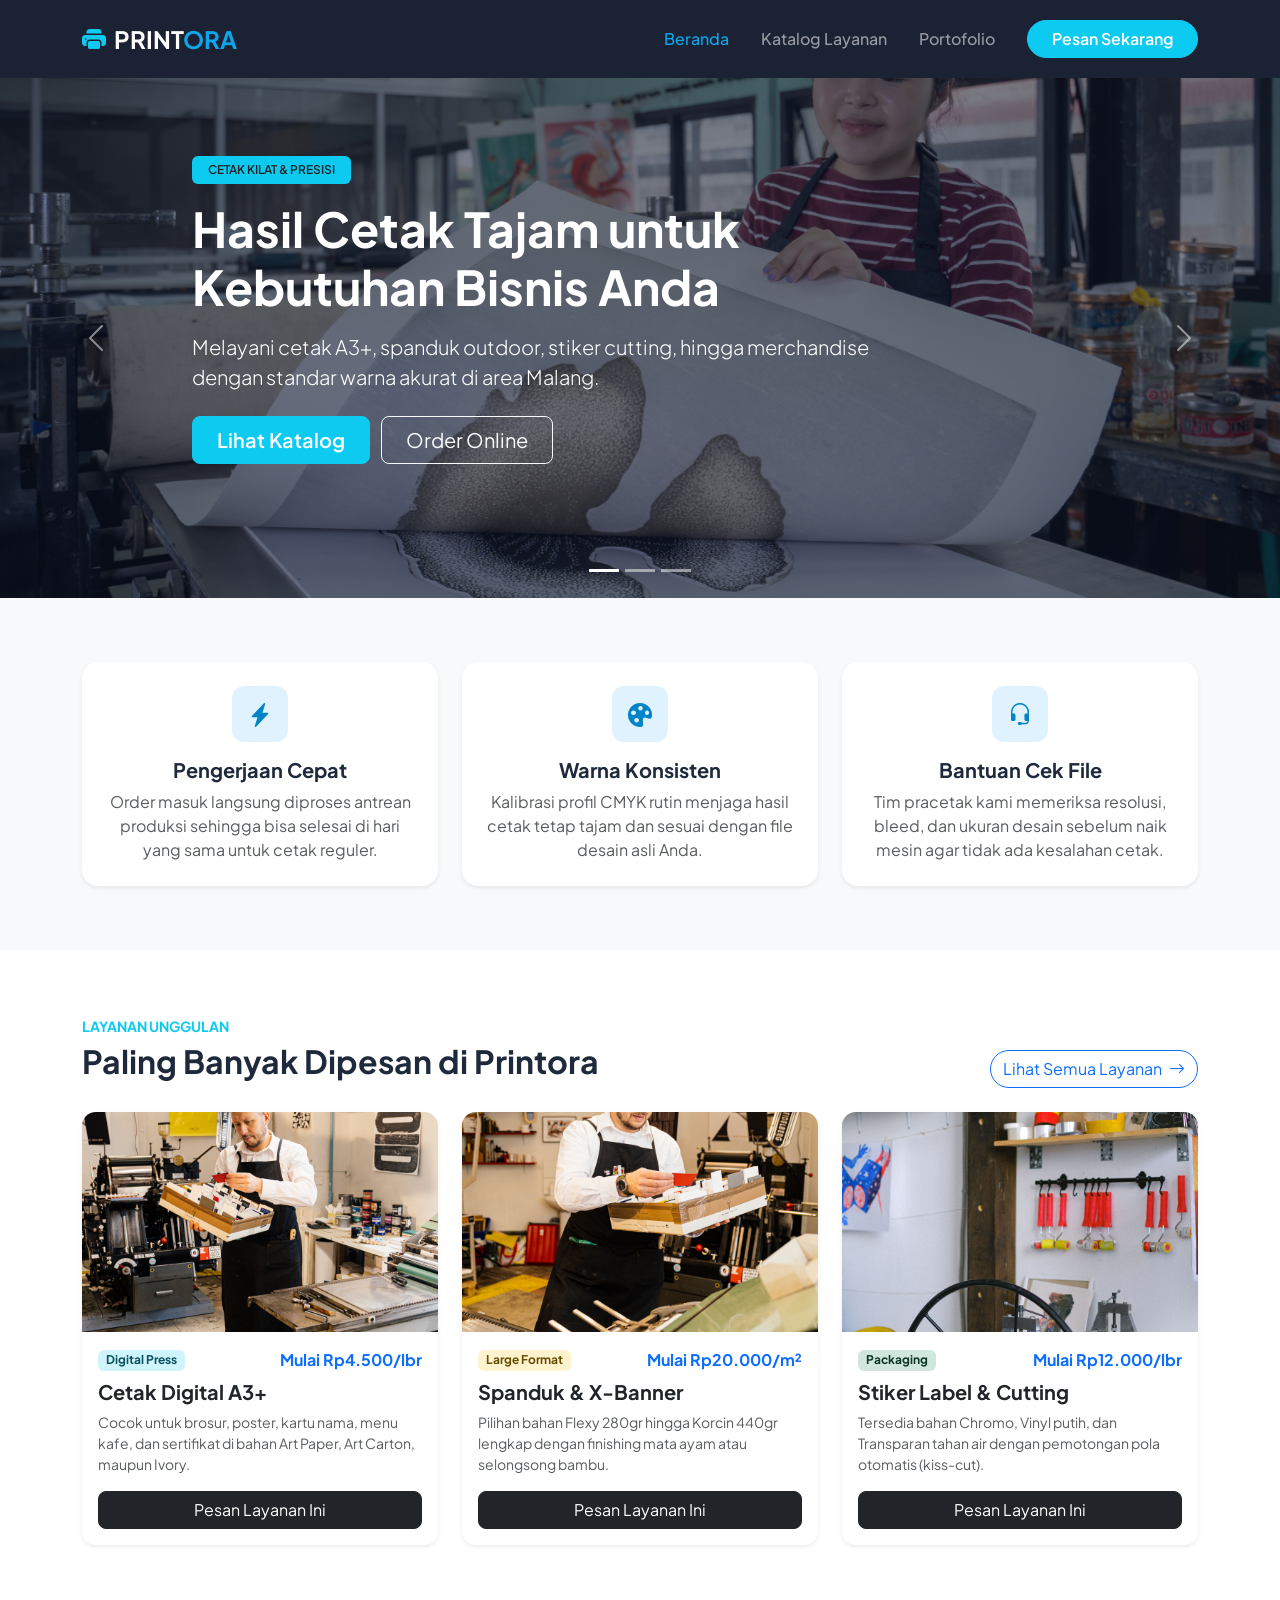
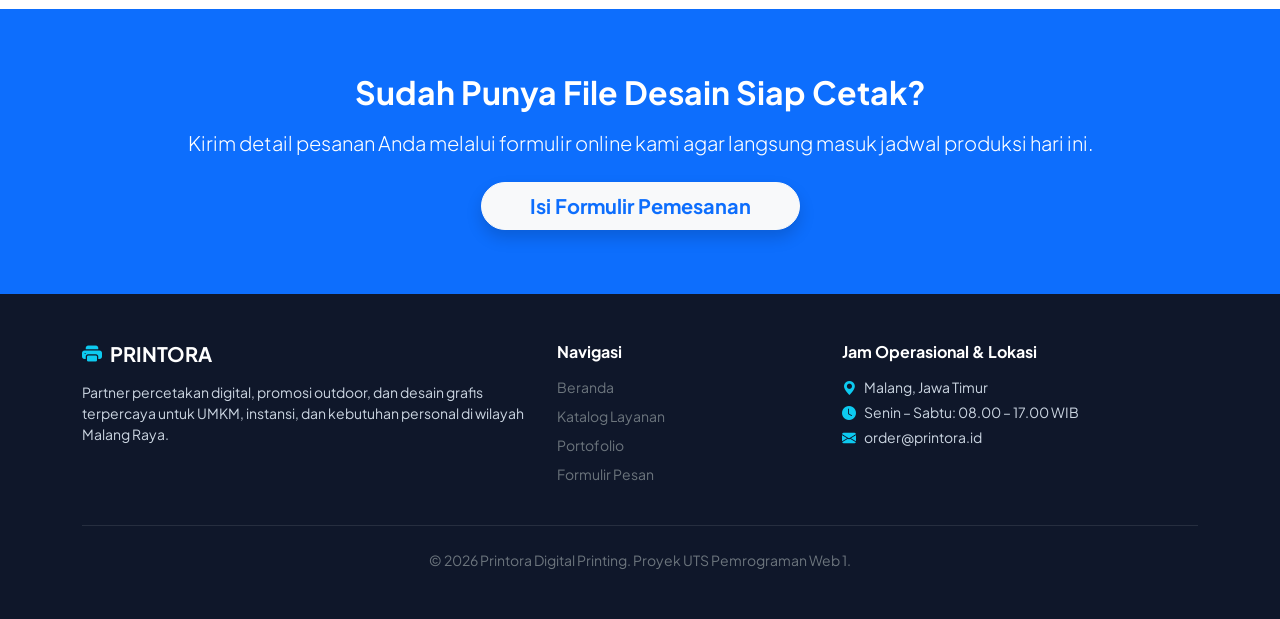
<file: index.html>
<!DOCTYPE html>
<html lang="id">
<head>
  <meta charset="UTF-8">
  <meta name="viewport" content="width=device-width, initial-scale=1.0">
  <title>Printora — Solusi Cetak Digital & Desain Grafis Malang</title>
  <!-- Bootstrap 5 CSS -->
  <link href="https://cdn.jsdelivr.net/npm/bootstrap@5.3.3/dist/css/bootstrap.min.css" rel="stylesheet">
  <!-- Bootstrap Icons -->
  <link rel="stylesheet" href="https://cdn.jsdelivr.net/npm/bootstrap-icons@1.11.3/font/bootstrap-icons.min.css">
  <!-- Custom CSS -->
  <link rel="stylesheet" href="css/style.css">
</head>
<body>

  <!-- 1. NAV MENU -->
  <nav class="navbar navbar-expand-lg navbar-dark sticky-top py-3">
    <div class="container">
      <a class="navbar-brand fw-bold fs-4" href="index.html">
        <i class="bi bi-printer-fill text-info me-2"></i>PRINT<span>ORA</span>
      </a>
      <button class="navbar-toggler" type="button" data-bs-toggle="collapse" data-bs-target="#navbarNav">
        <span class="navbar-toggler-icon"></span>
      </button>
      <div class="collapse navbar-collapse" id="navbarNav">
        <ul class="navbar-nav ms-auto align-items-lg-center gap-lg-3">
          <li class="nav-item">
            <a class="nav-link active" href="index.html">Beranda</a>
          </li>
          <li class="nav-item">
            <a class="nav-link" href="katalog.html">Katalog Layanan</a>
          </li>
          <li class="nav-item">
            <a class="nav-link" href="portofolio.html">Portofolio</a>
          </li>
          <li class="nav-item ms-lg-2 mt-2 mt-lg-0">
            <a class="btn btn-info text-white fw-semibold px-4 rounded-pill" href="pesan.html">
              Pesan Sekarang
            </a>
          </li>
        </ul>
      </div>
    </div>
  </nav>

  <!-- 2. CAROUSEL -->
  <header id="heroCarousel" class="carousel slide carousel-fade" data-bs-ride="carousel">
    <div class="carousel-indicators">
      <button type="button" data-bs-target="#heroCarousel" data-bs-slide-to="0" class="active"></button>
      <button type="button" data-bs-target="#heroCarousel" data-bs-slide-to="1"></button>
      <button type="button" data-bs-target="#heroCarousel" data-bs-slide-to="2"></button>
    </div>

    <div class="carousel-inner">
      <!-- Slide 1 -->
      <div class="carousel-item active">
        <img src="assets/img/slide-1.jpg" class="d-block w-100" alt="Mesin Cetak Digital Printora">
        <div class="container">
          <div class="carousel-caption">
            <span class="badge bg-info text-dark fw-semibold mb-3 px-3 py-2">CETAK KILAT & PRESISI</span>
            <h1 class="display-5 fw-bold mb-3">Hasil Cetak Tajam untuk Kebutuhan Bisnis Anda</h1>
            <p class="lead mb-4">Melayani cetak A3+, spanduk outdoor, stiker cutting, hingga merchandise dengan standar warna akurat di area Malang.</p>
            <a href="katalog.html" class="btn btn-info text-white btn-lg fw-semibold px-4 me-2">Lihat Katalog</a>
            <a href="pesan.html" class="btn btn-outline-light btn-lg px-4">Order Online</a>
          </div>
        </div>
      </div>

      <!-- Slide 2 -->
      <div class="carousel-item">
        <img src="assets/img/slide-2.jpg" class="d-block w-100" alt="Cetak Banner dan Spanduk Outdoor">
        <div class="container">
          <div class="carousel-caption">
            <span class="badge bg-warning text-dark fw-semibold mb-3 px-3 py-2">PROMO UMKM MALANG</span>
            <h1 class="display-5 fw-bold mb-3">Cetak Banner & Spanduk Tahan Cuaca</h1>
            <p class="lead mb-4">Menggunakan tinta solvent berkualitas tinggi agar media promosi toko dan event Anda awet di luar ruangan.</p>
            <a href="pesan.html" class="btn btn-warning text-dark btn-lg fw-semibold px-4">Hitung & Pesan</a>
          </div>
        </div>
      </div>

      <!-- Slide 3 -->
      <div class="carousel-item">
        <img src="assets/img/slide-3.jpg" class="d-block w-100" alt="Layanan Cutting Stiker Kemasan">
        <div class="container">
          <div class="carousel-caption">
            <span class="badge bg-light text-dark fw-semibold mb-3 px-3 py-2">STIKER & PACKAGING</span>
            <h1 class="display-5 fw-bold mb-3">Cutting Stiker Label Produk Rapi & Siap Tempel</h1>
            <p class="lead mb-4">Potongan kiss-cut dan die-cut presisi untuk label botol, makanan, dan kemasan produk tanpa minimal order besar.</p>
            <a href="portofolio.html" class="btn btn-info text-white btn-lg fw-semibold px-4">Lihat Hasil Cetak</a>
          </div>
        </div>
      </div>
    </div>

    <button class="carousel-control-prev" type="button" data-bs-target="#heroCarousel" data-bs-slide="prev">
      <span class="carousel-control-prev-icon"></span>
      <span class="visually-hidden">Sebelumnya</span>
    </button>
    <button class="carousel-control-next" type="button" data-bs-target="#heroCarousel" data-bs-slide="next">
      <span class="carousel-control-next-icon"></span>
      <span class="visually-hidden">Berikutnya</span>
    </button>
  </header>

  <!-- KEUNGGULAN -->
  <section class="py-5 bg-light">
    <div class="container py-3">
      <div class="row g-4 text-center">
        <div class="col-md-4">
          <div class="p-4 bg-white rounded-4 shadow-sm h-100">
            <div class="feature-icon mb-3"><i class="bi bi-lightning-charge-fill"></i></div>
            <h5 class="fw-bold">Pengerjaan Cepat</h5>
            <p class="text-muted mb-0">Order masuk langsung diproses antrean produksi sehingga bisa selesai di hari yang sama untuk cetak reguler.</p>
          </div>
        </div>
        <div class="col-md-4">
          <div class="p-4 bg-white rounded-4 shadow-sm h-100">
            <div class="feature-icon mb-3"><i class="bi bi-palette-fill"></i></div>
            <h5 class="fw-bold">Warna Konsisten</h5>
            <p class="text-muted mb-0">Kalibrasi profil CMYK rutin menjaga hasil cetak tetap tajam dan sesuai dengan file desain asli Anda.</p>
          </div>
        </div>
        <div class="col-md-4">
          <div class="p-4 bg-white rounded-4 shadow-sm h-100">
            <div class="feature-icon mb-3"><i class="bi bi-headset"></i></div>
            <h5 class="fw-bold">Bantuan Cek File</h5>
            <p class="text-muted mb-0">Tim pracetak kami memeriksa resolusi, bleed, dan ukuran desain sebelum naik mesin agar tidak ada kesalahan cetak.</p>
          </div>
        </div>
      </div>
    </div>
  </section>

  <!-- 3. CARD LAYANAN UNGGULAN -->
  <section class="py-5">
    <div class="container py-3">
      <div class="d-flex flex-column flex-md-row justify-content-between align-items-md-end mb-4">
        <div>
          <span class="text-info fw-bold text-uppercase small">Layanan Unggulan</span>
          <h2 class="fw-bold mt-1">Paling Banyak Dipesan di Printora</h2>
        </div>
        <a href="katalog.html" class="btn btn-outline-primary rounded-pill mt-3 mt-md-0">
          Lihat Semua Layanan <i class="bi bi-arrow-right ms-1"></i>
        </a>
      </div>

      <div class="row g-4">
        <!-- Card 1 -->
        <div class="col-md-6 col-lg-4">
          <div class="card service-card shadow-sm h-100">
            <img src="assets/img/produk-a3.jpg" class="card-img-top" alt="Cetak Digital A3+">
            <div class="card-body d-flex flex-column">
              <div class="d-flex justify-content-between align-items-center mb-2">
                <span class="badge bg-info-subtle text-info-emphasis">Digital Press</span>
                <span class="fw-bold text-primary">Mulai Rp4.500/lbr</span>
              </div>
              <h5 class="card-title fw-bold">Cetak Digital A3+</h5>
              <p class="card-text text-muted small">Cocok untuk brosur, poster, kartu nama, menu kafe, dan sertifikat di bahan Art Paper, Art Carton, maupun Ivory.</p>
              <a href="pesan.html" class="btn btn-dark w-100 mt-auto rounded-3">Pesan Layanan Ini</a>
            </div>
          </div>
        </div>

        <!-- Card 2 -->
        <div class="col-md-6 col-lg-4">
          <div class="card service-card shadow-sm h-100">
            <img src="assets/img/produk-banner.jpg" class="card-img-top" alt="Cetak Banner Outdoor">
            <div class="card-body d-flex flex-column">
              <div class="d-flex justify-content-between align-items-center mb-2">
                <span class="badge bg-warning-subtle text-warning-emphasis">Large Format</span>
                <span class="fw-bold text-primary">Mulai Rp20.000/m²</span>
              </div>
              <h5 class="card-title fw-bold">Spanduk & X-Banner</h5>
              <p class="card-text text-muted small">Pilihan bahan Flexy 280gr hingga Korcin 440gr lengkap dengan finishing mata ayam atau selongsong bambu.</p>
              <a href="pesan.html" class="btn btn-dark w-100 mt-auto rounded-3">Pesan Layanan Ini</a>
            </div>
          </div>
        </div>

        <!-- Card 3 -->
        <div class="col-md-6 col-lg-4">
          <div class="card service-card shadow-sm h-100">
            <img src="assets/img/produk-stiker.jpg" class="card-img-top" alt="Cutting Stiker Kemasan">
            <div class="card-body d-flex flex-column">
              <div class="d-flex justify-content-between align-items-center mb-2">
                <span class="badge bg-success-subtle text-success-emphasis">Packaging</span>
                <span class="fw-bold text-primary">Mulai Rp12.000/lbr</span>
              </div>
              <h5 class="card-title fw-bold">Stiker Label & Cutting</h5>
              <p class="card-text text-muted small">Tersedia bahan Chromo, Vinyl putih, dan Transparan tahan air dengan pemotongan pola otomatis (kiss-cut).</p>
              <a href="pesan.html" class="btn btn-dark w-100 mt-auto rounded-3">Pesan Layanan Ini</a>
            </div>
          </div>
        </div>
      </div>
    </div>
  </section>

  <!-- CTA BANNER -->
  <section class="py-5 bg-primary text-white">
    <div class="container text-center py-3">
      <h2 class="fw-bold mb-3">Sudah Punya File Desain Siap Cetak?</h2>
      <p class="lead mb-4">Kirim detail pesanan Anda melalui formulir online kami agar langsung masuk jadwal produksi hari ini.</p>
      <a href="pesan.html" class="btn btn-light text-primary fw-bold btn-lg px-5 rounded-pill shadow">
        Isi Formulir Pemesanan
      </a>
    </div>
  </section>

  <!-- FOOTER -->
  <footer class="py-5">
    <div class="container">
      <div class="row g-4">
        <div class="col-lg-5">
          <h5 class="fw-bold text-white mb-3"><i class="bi bi-printer-fill text-info me-2"></i>PRINTORA</h5>
          <p class="small">Partner percetakan digital, promosi outdoor, dan desain grafis terpercaya untuk UMKM, instansi, dan kebutuhan personal di wilayah Malang Raya.</p>
        </div>
        <div class="col-6 col-lg-3">
          <h6 class="fw-bold text-white mb-3">Navigasi</h6>
          <ul class="list-unstyled small">
            <li class="mb-2"><a href="index.html" class="text-decoration-none text-secondary">Beranda</a></li>
            <li class="mb-2"><a href="katalog.html" class="text-decoration-none text-secondary">Katalog Layanan</a></li>
            <li class="mb-2"><a href="portofolio.html" class="text-decoration-none text-secondary">Portofolio</a></li>
            <li><a href="pesan.html" class="text-decoration-none text-secondary">Formulir Pesan</a></li>
          </ul>
        </div>
        <div class="col-6 col-lg-4">
          <h6 class="fw-bold text-white mb-3">Jam Operasional & Lokasi</h6>
          <p class="small mb-1"><i class="bi bi-geo-alt-fill text-info me-2"></i>Malang, Jawa Timur</p>
          <p class="small mb-1"><i class="bi bi-clock-fill text-info me-2"></i>Senin – Sabtu: 08.00 – 17.00 WIB</p>
          <p class="small mb-0"><i class="bi bi-envelope-fill text-info me-2"></i>order@printora.id</p>
        </div>
      </div>
      <hr class="border-secondary my-4">
      <p class="text-center small text-secondary mb-0">&copy; 2026 Printora Digital Printing. Proyek UTS Pemrograman Web 1.</p>
    </div>
  </footer>

  <!-- Bootstrap 5 JS -->
  <script src="https://cdn.jsdelivr.net/npm/bootstrap@5.3.3/dist/js/bootstrap.bundle.min.js"></script>
</body>
</html>
</file>
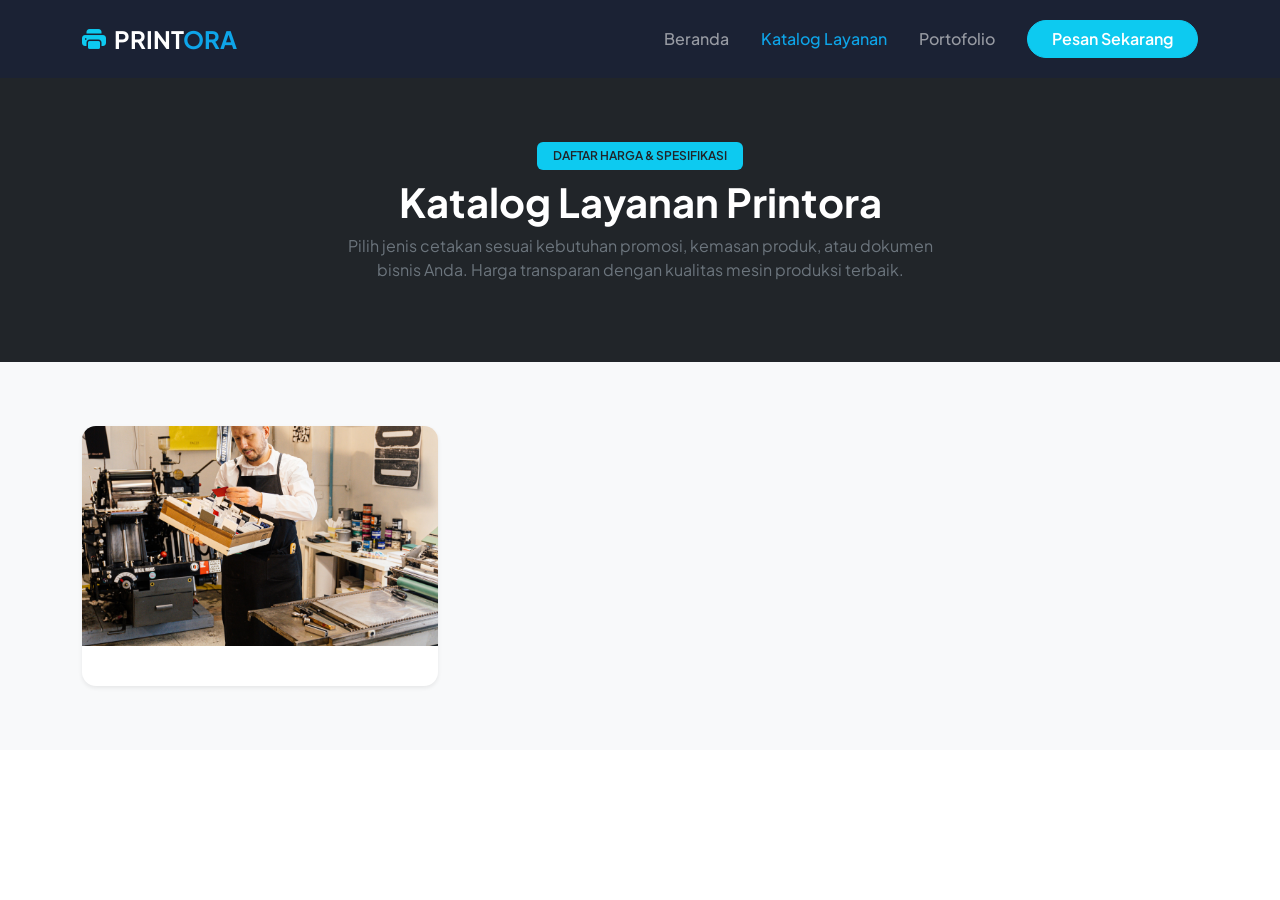
<file: katalog.html>
<!DOCTYPE html>
<html lang="id">
<head>
  <meta charset="UTF-8">
  <meta name="viewport" content="width=device-width, initial-scale=1.0">
  <title>Katalog Layanan — Printora</title>
  <link href="https://cdn.jsdelivr.net/npm/bootstrap@5.3.3/dist/css/bootstrap.min.css" rel="stylesheet">
  <link rel="stylesheet" href="https://cdn.jsdelivr.net/npm/bootstrap-icons@1.11.3/font/bootstrap-icons.min.css">
  <link rel="stylesheet" href="css/style.css">
</head>
<body>

  <!-- NAV MENU -->
  <nav class="navbar navbar-expand-lg navbar-dark sticky-top py-3">
    <div class="container">
      <a class="navbar-brand fw-bold fs-4" href="index.html">
        <i class="bi bi-printer-fill text-info me-2"></i>PRINT<span>ORA</span>
      </a>
      <button class="navbar-toggler" type="button" data-bs-toggle="collapse" data-bs-target="#navbarNav">
        <span class="navbar-toggler-icon"></span>
      </button>
      <div class="collapse navbar-collapse" id="navbarNav">
        <ul class="navbar-nav ms-auto align-items-lg-center gap-lg-3">
          <li class="nav-item"><a class="nav-link" href="index.html">Beranda</a></li>
          <li class="nav-item"><a class="nav-link active" href="katalog.html">Katalog Layanan</a></li>
          <li class="nav-item"><a class="nav-link" href="portofolio.html">Portofolio</a></li>
          <li class="nav-item ms-lg-2 mt-2 mt-lg-0">
            <a class="btn btn-info text-white fw-semibold px-4 rounded-pill" href="pesan.html">Pesan Sekarang</a>
          </li>
        </ul>
      </div>
    </div>
  </nav>

  <!-- HEADER HALAMAN -->
  <section class="bg-dark text-white py-5">
    <div class="container py-3 text-center">
      <span class="badge bg-info text-dark fw-semibold mb-2 px-3 py-2">DAFTAR HARGA & SPESIFIKASI</span>
      <h1 class="fw-bold">Katalog Layanan Printora</h1>
      <p class="text-secondary mx-auto" style="max-width: 620px;">
        Pilih jenis cetakan sesuai kebutuhan promosi, kemasan produk, atau dokumen bisnis Anda. Harga transparan dengan kualitas mesin produksi terbaik.
      </p>
    </div>
  </section>

  <!-- GRID KATALOG -->
  <section class="py-5 bg-light">
    <div class="container py-3">
      <div class="row g-4">

        <!-- Item 1 -->
        <div class="col-md-6 col-lg-4">
          <div class="card service-card shadow-sm h-100">
            <img src="assets/img/produk-a3.jpg" class="card-img-top" alt="Cetak Digital A3+">
            <div class="card-body d-flex flex-column">
              <div class="d-flex justify-content-between align-items-center mb-2">
</file>
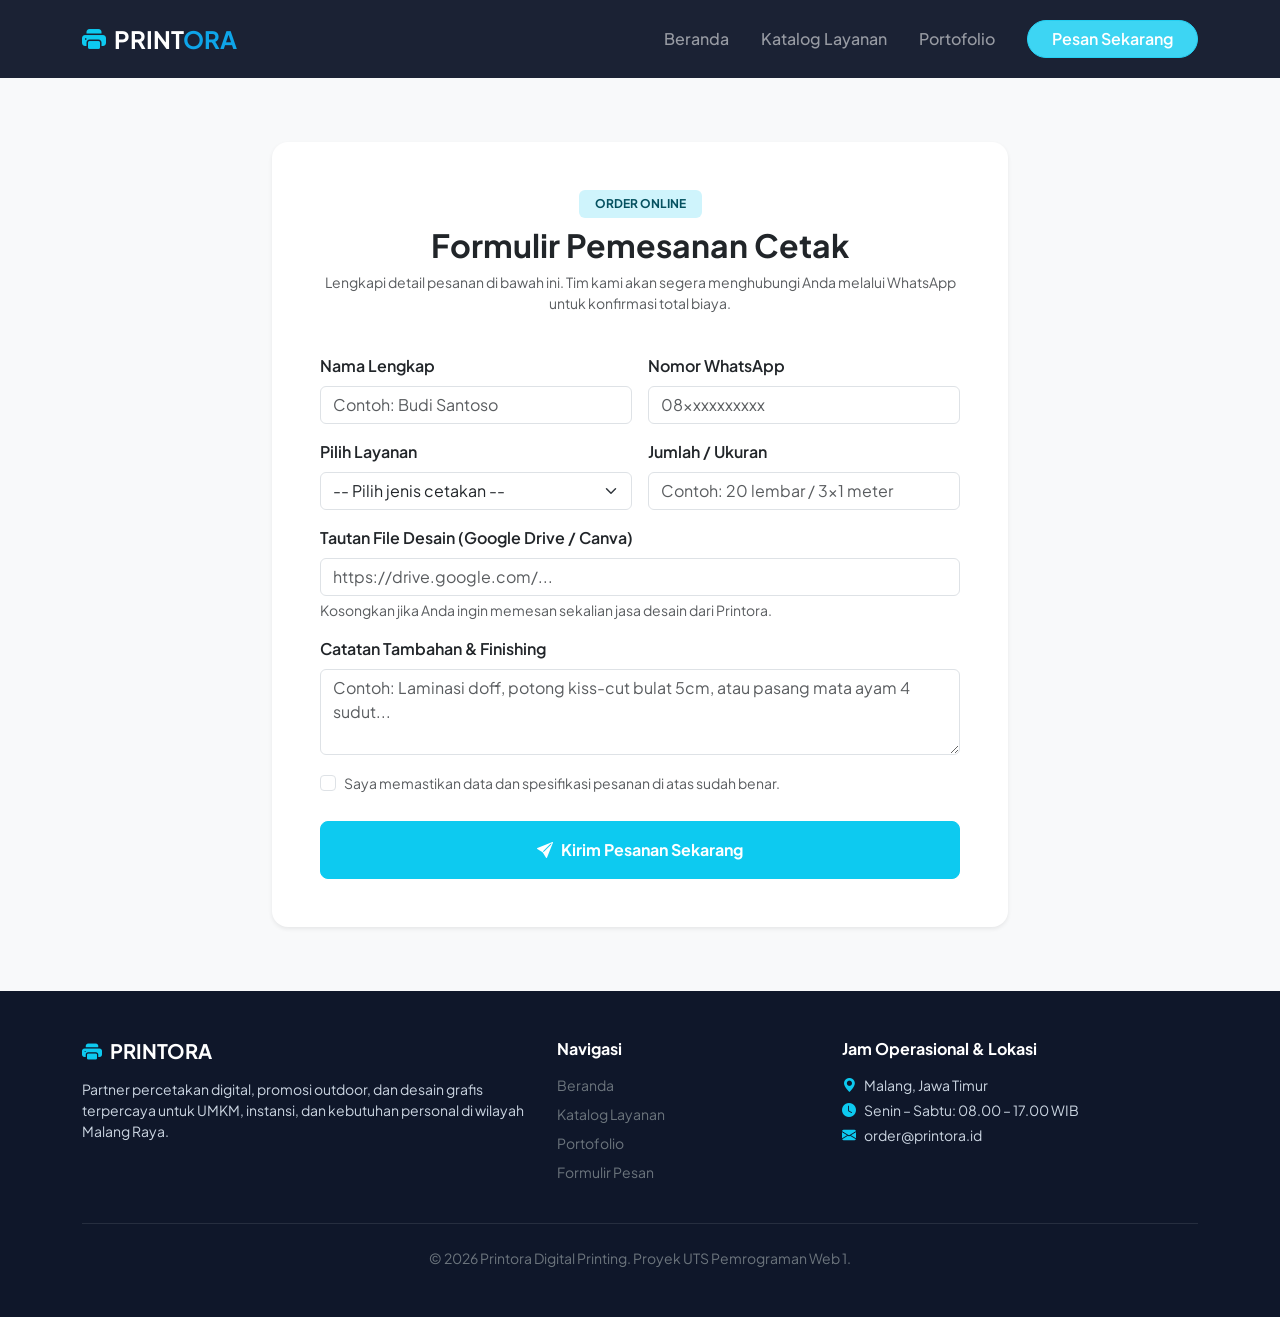
<file: pesan.html>
<!DOCTYPE html>
<html lang="id">
<head>
  <meta charset="UTF-8">
  <meta name="viewport" content="width=device-width, initial-scale=1.0">
  <title>Formulir Pemesanan — Printora</title>
  <link href="https://cdn.jsdelivr.net/npm/bootstrap@5.3.3/dist/css/bootstrap.min.css" rel="stylesheet">
  <link rel="stylesheet" href="https://cdn.jsdelivr.net/npm/bootstrap-icons@1.11.3/font/bootstrap-icons.min.css">
  <link rel="stylesheet" href="css/style.css">
</head>
<body>

  <!-- NAV MENU -->
  <nav class="navbar navbar-expand-lg navbar-dark sticky-top py-3">
    <div class="container">
      <a class="navbar-brand fw-bold fs-4" href="index.html">
        <i class="bi bi-printer-fill text-info me-2"></i>PRINT<span>ORA</span>
      </a>
      <button class="navbar-toggler" type="button" data-bs-toggle="collapse" data-bs-target="#navbarNav">
        <span class="navbar-toggler-icon"></span>
      </button>
      <div class="collapse navbar-collapse" id="navbarNav">
        <ul class="navbar-nav ms-auto align-items-lg-center gap-lg-3">
          <li class="nav-item"><a class="nav-link" href="index.html">Beranda</a></li>
          <li class="nav-item"><a class="nav-link" href="katalog.html">Katalog Layanan</a></li>
          <li class="nav-item"><a class="nav-link" href="portofolio.html">Portofolio</a></li>
          <li class="nav-item ms-lg-2 mt-2 mt-lg-0">
            <a class="btn btn-info text-white fw-semibold px-4 rounded-pill active" href="pesan.html">Pesan Sekarang</a>
          </li>
        </ul>
      </div>
    </div>
  </nav>

  <!-- FORM SECTION -->
  <section class="py-5 bg-light">
    <div class="container py-3">
      <div class="row justify-content-center">
        <div class="col-lg-8">
          <div class="card border-0 shadow-sm rounded-4 p-4 p-md-5">
            <div class="text-center mb-4">
              <span class="badge bg-info-subtle text-info-emphasis px-3 py-2 mb-2">ORDER ONLINE</span>
              <h2 class="fw-bold">Formulir Pemesanan Cetak</h2>
              <p class="text-muted small">Lengkapi detail pesanan di bawah ini. Tim kami akan segera menghubungi Anda melalui WhatsApp untuk konfirmasi total biaya.</p>
            </div>

            <!-- Alert Sukses (Tersembunyi secara default) -->
            <div id="alertSukses" class="alert alert-success d-none" role="alert">
              <i class="bi bi-check-circle-fill me-2"></i>
              <strong>Pesanan diterima!</strong> Terima kasih, detail order Anda telah tercatat. Tim Printora akan segera menghubungi nomor WhatsApp Anda.
            </div>

            <form id="formPesan">
              <div class="row g-3">
                <div class="col-md-6">
                  <label for="nama" class="form-label fw-semibold">Nama Lengkap</label>
                  <input type="text" class="form-control" id="nama" placeholder="Contoh: Budi Santoso" required>
                </div>
                <div class="col-md-6">
                  <label for="whatsapp" class="form-label fw-semibold">Nomor WhatsApp</label>
                  <input type="tel" class="form-control" id="whatsapp" placeholder="08xxxxxxxxxx" required>
                </div>

                <div class="col-md-6">
                  <label for="layanan" class="form-label fw-semibold">Pilih Layanan</label>
                  <select class="form-select" id="layanan" required>
                    <option value="" selected disabled>-- Pilih jenis cetakan --</option>
                    <option value="Cetak Digital A3+">Cetak Digital A3+</option>
                    <option value="Spanduk & Baliho Outdoor">Spanduk & Baliho Outdoor</option>
                    <option value="Stiker Label & Cutting">Stiker Label & Cutting</option>
                    <option value="Kartu Nama">Kartu Nama (100 pcs)</option>
                    <option value="X-Banner / Roll Up Banner">X-Banner / Roll Up Banner</option>
                    <option value="Jasa Desain Grafis">Jasa Desain & Setting File</option>
                  </select>
                </div>

                <div class="col-md-6">
                  <label for="jumlah" class="form-label fw-semibold">Jumlah / Ukuran</label>
                  <input type="text" class="form-control" id="jumlah" placeholder="Contoh: 20 lembar / 3x1 meter" required>
                </div>

                <div class="col-12">
                  <label for="linkFile" class="form-label fw-semibold">Tautan File Desain (Google Drive / Canva)</label>
                  <input type="url" class="form-control" id="linkFile" placeholder="https://drive.google.com/...">
                  <div class="form-text">Kosongkan jika Anda ingin memesan sekalian jasa desain dari Printora.</div>
                </div>

                <div class="col-12">
                  <label for="catatan" class="form-label fw-semibold">Catatan Tambahan & Finishing</label>
                  <textarea class="form-control" id="catatan" rows="3" placeholder="Contoh: Laminasi doff, potong kiss-cut bulat 5cm, atau pasang mata ayam 4 sudut..."></textarea>
                </div>

                <div class="col-12">
                  <div class="form-check">
                    <input class="form-check-input" type="checkbox" id="setuju" required>
                    <label class="form-check-label small text-muted" for="setuju">
                      Saya memastikan data dan spesifikasi pesanan di atas sudah benar.
                    </label>
                  </div>
                </div>

                <div class="col-12 mt-4">
                  <button type="submit" class="btn btn-info text-white fw-bold w-100 py-3 rounded-3">
                    <i class="bi bi-send-fill me-2"></i>Kirim Pesanan Sekarang
                  </button>
                </div>
              </div>
            </form>

          </div>
        </div>
      </div>
    </div>
  </section>

  <!-- FOOTER -->
  <footer class="py-5">
    <div class="container">
      <div class="row g-4">
        <div class="col-lg-5">
          <h5 class="fw-bold text-white mb-3"><i class="bi bi-printer-fill text-info me-2"></i>PRINTORA</h5>
          <p class="small">Partner percetakan digital, promosi outdoor, dan desain grafis terpercaya untuk UMKM, instansi, dan kebutuhan personal di wilayah Malang Raya.</p>
        </div>
        <div class="col-6 col-lg-3">
          <h6 class="fw-bold text-white mb-3">Navigasi</h6>
          <ul class="list-unstyled small">
            <li class="mb-2"><a href="index.html" class="text-decoration-none text-secondary">Beranda</a></li>
            <li class="mb-2"><a href="katalog.html" class="text-decoration-none text-secondary">Katalog Layanan</a></li>
            <li class="mb-2"><a href="portofolio.html" class="text-decoration-none text-secondary">Portofolio</a></li>
            <li><a href="pesan.html" class="text-decoration-none text-secondary">Formulir Pesan</a></li>
          </ul>
        </div>
        <div class="col-6 col-lg-4">
          <h6 class="fw-bold text-white mb-3">Jam Operasional & Lokasi</h6>
          <p class="small mb-1"><i class="bi bi-geo-alt-fill text-info me-2"></i>Malang, Jawa Timur</p>
          <p class="small mb-1"><i class="bi bi-clock-fill text-info me-2"></i>Senin – Sabtu: 08.00 – 17.00 WIB</p>
          <p class="small mb-0"><i class="bi bi-envelope-fill text-info me-2"></i>order@printora.id</p>
        </div>
      </div>
      <hr class="border-secondary my-4">
      <p class="text-center small text-secondary mb-0">&copy; 2026 Printora Digital Printing. Proyek UTS Pemrograman Web 1.</p>
    </div>
  </footer>

  <script src="https://cdn.jsdelivr.net/npm/bootstrap@5.3.3/dist/js/bootstrap.bundle.min.js"></script>
  <script>
    document.getElementById('formPesan').addEventListener('submit', function(e) {
      e.preventDefault();
      document.getElementById('alertSukses').classList.remove('d-none');
      this.reset();
      window.scrollTo({ top: 0, behavior: 'smooth' });
    });
  </script>
</body>
</html>
</file>
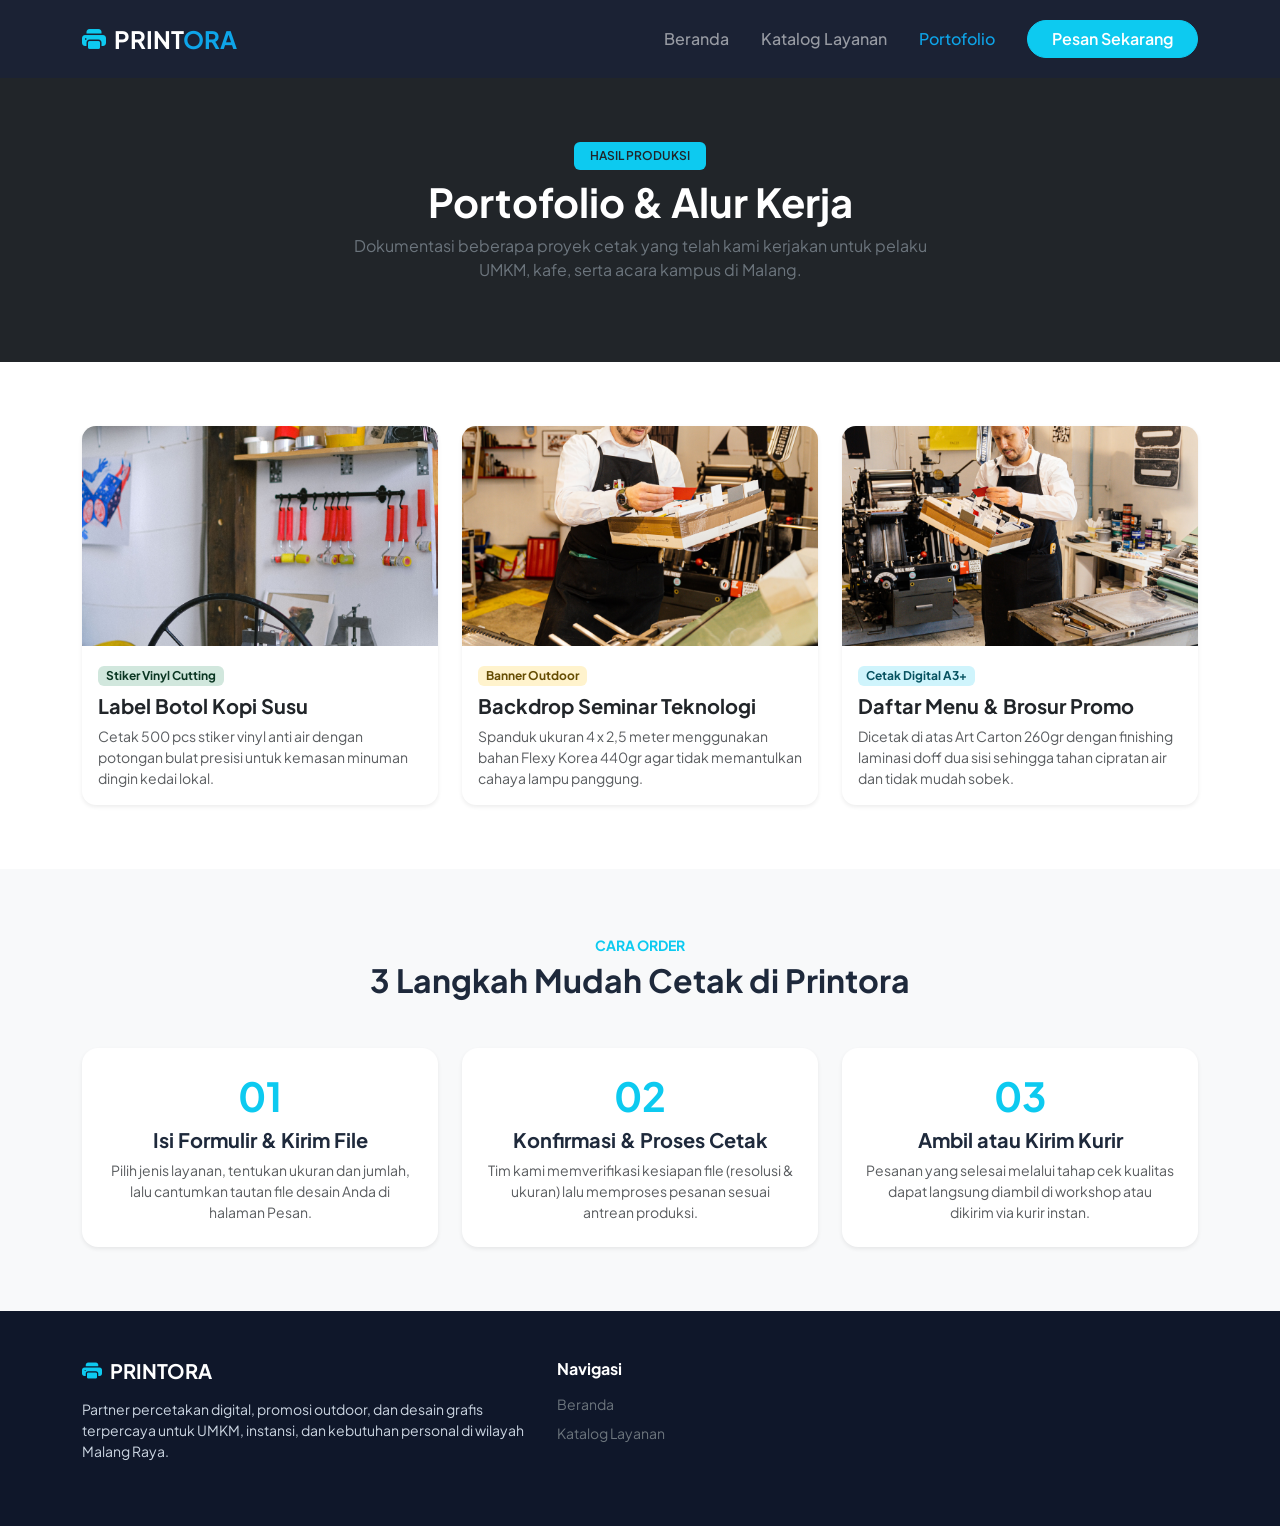
<file: portofolio.html>
<!DOCTYPE html>
<html lang="id">
<head>
  <meta charset="UTF-8">
  <meta name="viewport" content="width=device-width, initial-scale=1.0">
  <title>Portofolio & Profil — Printora</title>
  <link href="https://cdn.jsdelivr.net/npm/bootstrap@5.3.3/dist/css/bootstrap.min.css" rel="stylesheet">
  <link rel="stylesheet" href="https://cdn.jsdelivr.net/npm/bootstrap-icons@1.11.3/font/bootstrap-icons.min.css">
  <link rel="stylesheet" href="css/style.css">
</head>
<body>

  <!-- NAV MENU -->
  <nav class="navbar navbar-expand-lg navbar-dark sticky-top py-3">
    <div class="container">
      <a class="navbar-brand fw-bold fs-4" href="index.html">
        <i class="bi bi-printer-fill text-info me-2"></i>PRINT<span>ORA</span>
      </a>
      <button class="navbar-toggler" type="button" data-bs-toggle="collapse" data-bs-target="#navbarNav">
        <span class="navbar-toggler-icon"></span>
      </button>
      <div class="collapse navbar-collapse" id="navbarNav">
        <ul class="navbar-nav ms-auto align-items-lg-center gap-lg-3">
          <li class="nav-item"><a class="nav-link" href="index.html">Beranda</a></li>
          <li class="nav-item"><a class="nav-link" href="katalog.html">Katalog Layanan</a></li>
          <li class="nav-item"><a class="nav-link active" href="portofolio.html">Portofolio</a></li>
          <li class="nav-item ms-lg-2 mt-2 mt-lg-0">
            <a class="btn btn-info text-white fw-semibold px-4 rounded-pill" href="pesan.html">Pesan Sekarang</a>
          </li>
        </ul>
      </div>
    </div>
  </nav>

  <!-- HEADER HALAMAN -->
  <section class="bg-dark text-white py-5">
    <div class="container py-3 text-center">
      <span class="badge bg-info text-dark fw-semibold mb-2 px-3 py-2">HASIL PRODUKSI</span>
      <h1 class="fw-bold">Portofolio & Alur Kerja</h1>
      <p class="text-secondary mx-auto" style="max-width: 620px;">
        Dokumentasi beberapa proyek cetak yang telah kami kerjakan untuk pelaku UMKM, kafe, serta acara kampus di Malang.
      </p>
    </div>
  </section>

  <!-- GALERI KARYA -->
  <section class="py-5">
    <div class="container py-3">
      <div class="row g-4">
        <div class="col-md-4">
          <div class="card service-card shadow-sm h-100">
            <img src="assets/img/produk-stiker.jpg" class="card-img-top" alt="Label Kemasan Kopi">
            <div class="card-body">
              <span class="badge bg-success-subtle text-success-emphasis mb-2">Stiker Vinyl Cutting</span>
              <h5 class="fw-bold">Label Botol Kopi Susu</h5>
              <p class="text-muted small mb-0">Cetak 500 pcs stiker vinyl anti air dengan potongan bulat presisi untuk kemasan minuman dingin kedai lokal.</p>
            </div>
          </div>
        </div>

        <div class="col-md-4">
          <div class="card service-card shadow-sm h-100">
            <img src="assets/img/produk-banner.jpg" class="card-img-top" alt="Spanduk Event Kampus">
            <div class="card-body">
              <span class="badge bg-warning-subtle text-warning-emphasis mb-2">Banner Outdoor</span>
              <h5 class="fw-bold">Backdrop Seminar Teknologi</h5>
              <p class="text-muted small mb-0">Spanduk ukuran 4 x 2,5 meter menggunakan bahan Flexy Korea 440gr agar tidak memantulkan cahaya lampu panggung.</p>
            </div>
          </div>
        </div>

        <div class="col-md-4">
          <div class="card service-card shadow-sm h-100">
            <img src="assets/img/produk-a3.jpg" class="card-img-top" alt="Buku Menu Kafe">
            <div class="card-body">
              <span class="badge bg-info-subtle text-info-emphasis mb-2">Cetak Digital A3+</span>
              <h5 class="fw-bold">Daftar Menu & Brosur Promo</h5>
              <p class="text-muted small mb-0">Dicetak di atas Art Carton 260gr dengan finishing laminasi doff dua sisi sehingga tahan cipratan air dan tidak mudah sobek.</p>
            </div>
          </div>
        </div>
      </div>
    </div>
  </section>

  <!-- ALUR PEMESANAN -->
  <section class="py-5 bg-light">
    <div class="container py-3">
      <div class="text-center mb-5">
        <span class="text-info fw-bold text-uppercase small">Cara Order</span>
        <h2 class="fw-bold mt-1">3 Langkah Mudah Cetak di Printora</h2>
      </div>
      <div class="row g-4 text-center">
        <div class="col-md-4">
          <div class="p-4 bg-white rounded-4 shadow-sm h-100">
            <h1 class="fw-bold text-info">01</h1>
            <h5 class="fw-bold mt-2">Isi Formulir & Kirim File</h5>
            <p class="text-muted small mb-0">Pilih jenis layanan, tentukan ukuran dan jumlah, lalu cantumkan tautan file desain Anda di halaman Pesan.</p>
          </div>
        </div>
        <div class="col-md-4">
          <div class="p-4 bg-white rounded-4 shadow-sm h-100">
            <h1 class="fw-bold text-info">02</h1>
            <h5 class="fw-bold mt-2">Konfirmasi & Proses Cetak</h5>
            <p class="text-muted small mb-0">Tim kami memverifikasi kesiapan file (resolusi & ukuran) lalu memproses pesanan sesuai antrean produksi.</p>
          </div>
        </div>
        <div class="col-md-4">
          <div class="p-4 bg-white rounded-4 shadow-sm h-100">
            <h1 class="fw-bold text-info">03</h1>
            <h5 class="fw-bold mt-2">Ambil atau Kirim Kurir</h5>
            <p class="text-muted small mb-0">Pesanan yang selesai melalui tahap cek kualitas dapat langsung diambil di workshop atau dikirim via kurir instan.</p>
          </div>
        </div>
      </div>
    </div>
  </section>

  <!-- FOOTER -->
  <footer class="py-5">
    <div class="container">
      <div class="row g-4">
        <div class="col-lg-5">
          <h5 class="fw-bold text-white mb-3"><i class="bi bi-printer-fill text-info me-2"></i>PRINTORA</h5>
          <p class="small">Partner percetakan digital, promosi outdoor, dan desain grafis terpercaya untuk UMKM, instansi, dan kebutuhan personal di wilayah Malang Raya.</p>
        </div>
        <div class="col-6 col-lg-3">
          <h6 class="fw-bold text-white mb-3">Navigasi</h6>
          <ul class="list-unstyled small">
            <li class="mb-2"><a href="index.html" class="text-decoration-none text-secondary">Beranda</a></li>
            <li class="mb-2"><a href="katalog.html" class="text-decoration-none text-secondary">Katalog Layanan</a></li>
            <li class
</file>
<file: css/style.css>
@import url('https://fonts.googleapis.com/css2?family=Plus+Jakarta+Sans:wght@400;500;600;700;800&display=swap');

:root {
  --primary-color: #0ea5e9;
  --primary-dark: #0284c7;
  --dark-bg: #0f172a;
  --light-bg: #f8fafc;
}

body {
  font-family: 'Plus Jakarta Sans', sans-serif;
  color: #1e293b;
  background-color: #ffffff;
}

/* Navbar */
.navbar {
  background-color: rgba(15, 23, 42, 0.95);
  backdrop-filter: blur(10px);
}

.navbar-brand span {
  color: var(--primary-color);
}

.nav-link {
  font-weight: 500;
  transition: color 0.2s ease;
}

.nav-link:hover, .nav-link.active {
  color: var(--primary-color) !important;
}

/* Carousel */
.carousel-item {
  height: 520px;
  background-color: var(--dark-bg);
}

.carousel-item img {
  height: 100%;
  width: 100%;
  object-fit: cover;
  opacity: 0.45;
}

.carousel-caption {
  bottom: 22%;
  text-align: left;
  max-width: 680px;
}

@media (max-width: 768px) {
  .carousel-item {
    height: 420px;
  }
  .carousel-caption {
    bottom: 12%;
  }
  .carousel-caption h1 {
    font-size: 1.75rem;
  }
}

/* Cards */
.service-card {
  border: none;
  border-radius: 14px;
  overflow: hidden;
  transition: transform 0.25s ease, box-shadow 0.25s ease;
}

.service-card:hover {
  transform: translateY(-6px);
  box-shadow: 0 16px 32px rgba(15, 23, 42, 0.12);
}

.service-card img {
  height: 220px;
  object-fit: cover;
}

/* Feature Box */
.feature-icon {
  width: 56px;
  height: 56px;
  display: inline-flex;
  align-items: center;
  justify-content: center;
  border-radius: 12px;
  background-color: #e0f2fe;
  color: var(--primary-dark);
  font-size: 1.5rem;
}

/* Footer */
footer {
  background-color: var(--dark-bg);
  color: #cbd5e1;
}
</file>
